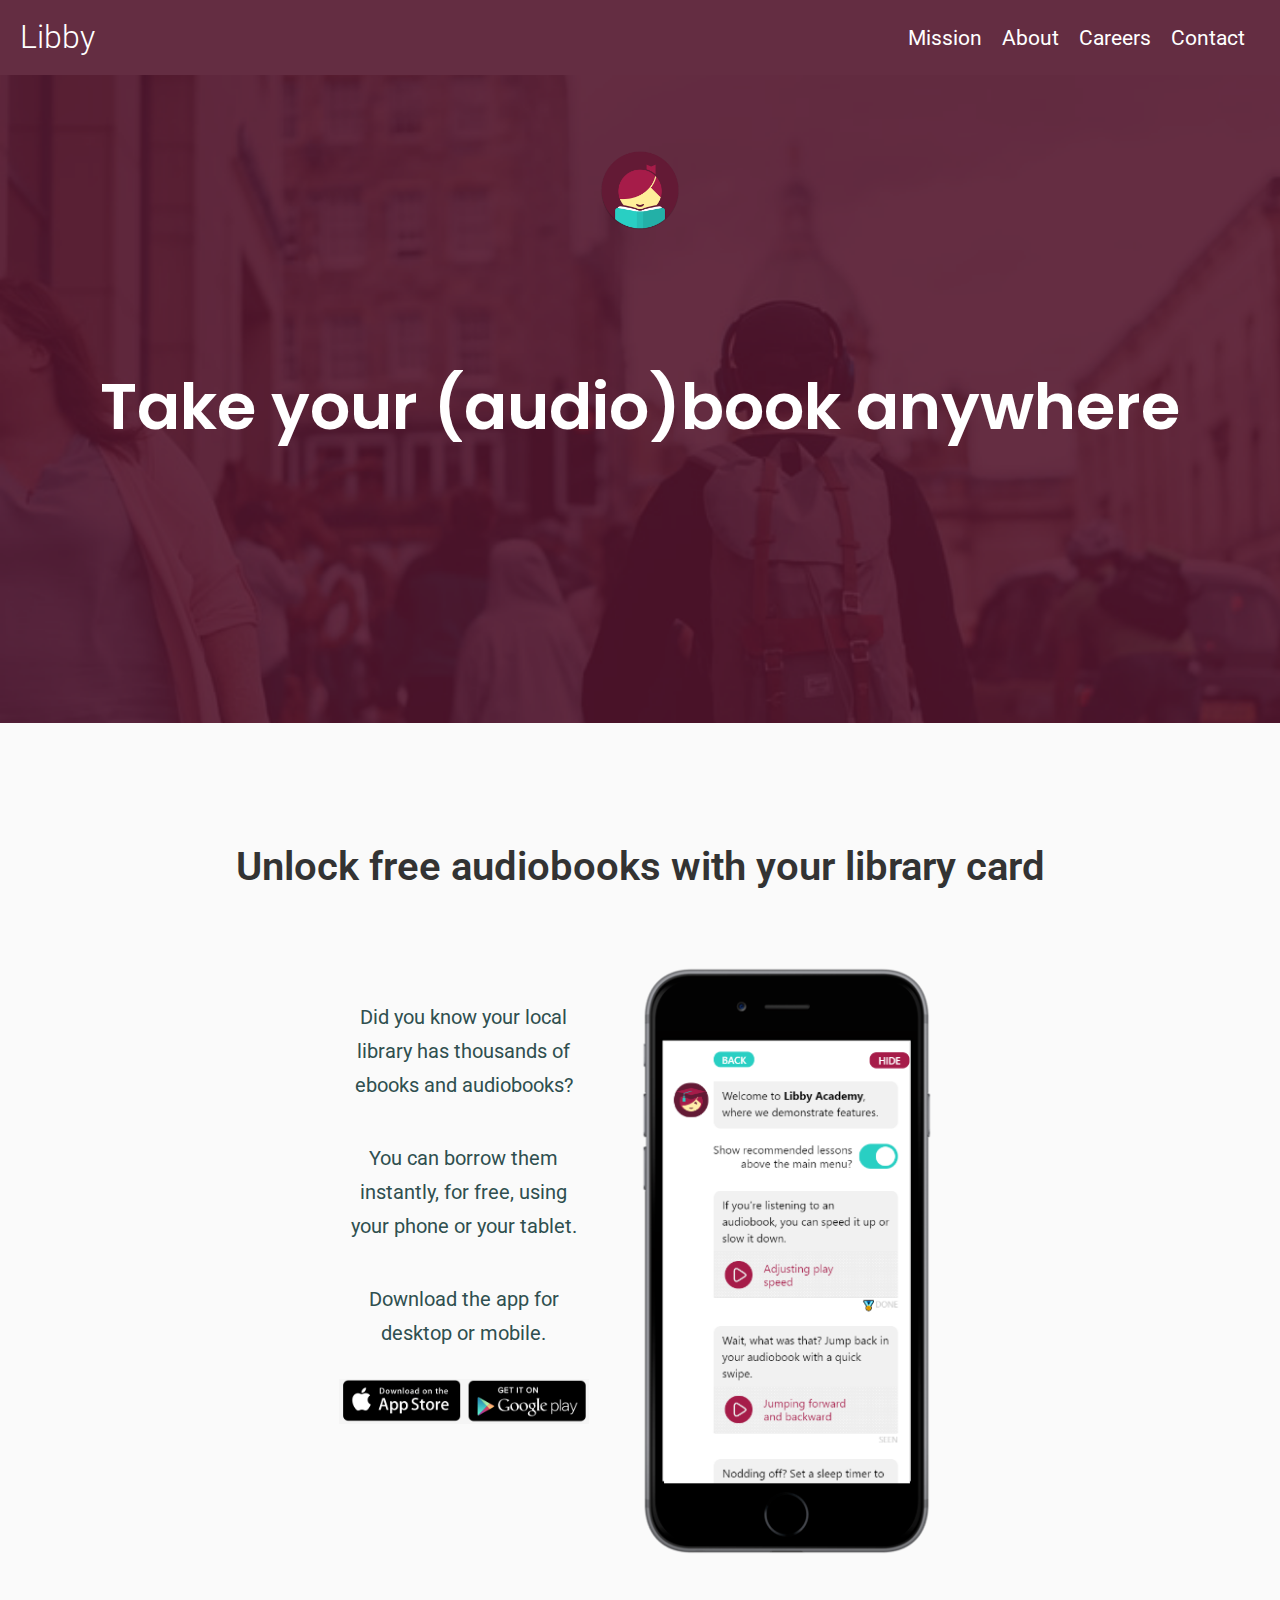
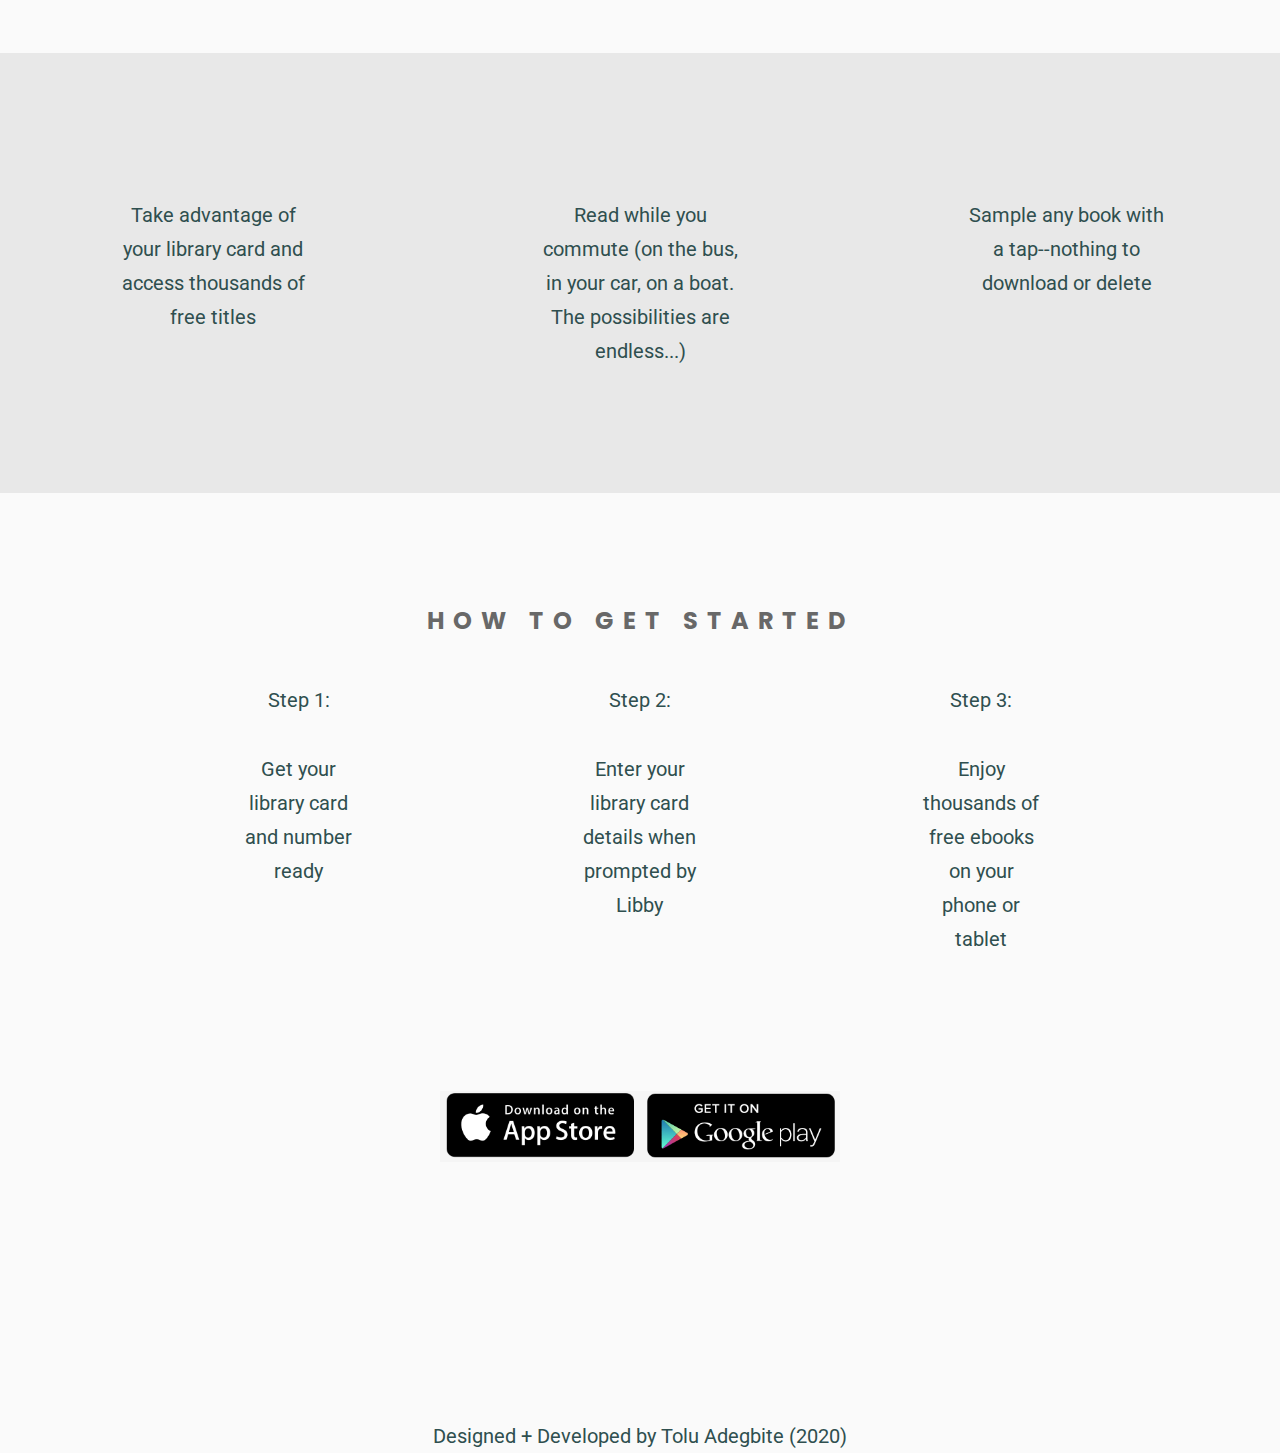
<file: index.html>
<!DOCTYPE html>
<html>
<head>     
    <html lang="en">
    <meta charset="utf-8">
    <meta http-equiv="X-UA-Compatible" content="IE=edge">
    <meta name="viewport" content="width=device-width, initial-scale=1">
    <meta name="description" content="Libby Audiobooks">
    <meta name="author" content="Tolu Adegbite">
    
    <!--For Sites to pull data-->
    <meta property="og:title" content="Libby"/>
    <meta property="og:image" content=""/>
    <meta property="og:description" content="Your Favourite Audiobook Client"/>
    
    <title>Libby Audiobooks</title>

    <!--<link rel="icon" type="image/png" sizes="32x32" href="favicon-32.png"/>
    <link rel="icon" type="image/png" sizes="192x192" href="favicon-192.png"/>
    <link rel="icon" type="image/png" sizes="16x16" href="favicon-16.png"/>-->

    <link href="https://fonts.googleapis.com/css?family=Roboto:300,400,700" rel="stylesheet">
    <link href="https://fonts.googleapis.com/css?family=Poppins:400,600,800&display=swap" rel="stylesheet">
    <link rel="stylesheet" href="https://use.fontawesome.com/releases/v5.7.2/css/all.css" integrity="sha384-fnmOCqbTlWIlj8LyTjo7mOUStjsKC4pOpQbqyi7RrhN7udi9RwhKkMHpvLbHG9Sr" crossorigin="anonymous">

    <link rel="apple-touch-icon" sizes="180x180" href="apple-touch-icon.png">
    <link rel="icon" type="image/png" sizes="32x32" href="favicon-32x32.png">
    <link rel="icon" type="image/png" sizes="16x16" href="favicon-16x16.png">
    <link rel="manifest" href="site.webmanifest">

    <link rel="stylesheet" href="style.css"/>

    <!--Favicon-->
<link rel="apple-touch-icon" sizes="57x57" href="/apple-icon-57x57.png">
<link rel="apple-touch-icon" sizes="60x60" href="/apple-icon-60x60.png">
<link rel="apple-touch-icon" sizes="72x72" href="/apple-icon-72x72.png">
<link rel="apple-touch-icon" sizes="76x76" href="/apple-icon-76x76.png">
<link rel="apple-touch-icon" sizes="114x114" href="/apple-icon-114x114.png">
<link rel="apple-touch-icon" sizes="120x120" href="/apple-icon-120x120.png">
<link rel="apple-touch-icon" sizes="144x144" href="/apple-icon-144x144.png">
<link rel="apple-touch-icon" sizes="152x152" href="/apple-icon-152x152.png">
<link rel="apple-touch-icon" sizes="180x180" href="/apple-icon-180x180.png">
<link rel="icon" type="image/png" sizes="192x192"  href="/android-icon-192x192.png">
<link rel="icon" type="image/png" sizes="32x32" href="/favicon-32x32.png">
<link rel="icon" type="image/png" sizes="96x96" href="/favicon-96x96.png">
<link rel="icon" type="image/png" sizes="16x16" href="/favicon-16x16.png">
<link rel="manifest" href="/manifest.json">
<meta name="msapplication-TileColor" content="#ffffff">
<meta name="msapplication-TileImage" content="/ms-icon-144x144.png">
<meta name="theme-color" content="#ffffff">

    <!--[if IE]>
    <script>
        window.location.href = 'browser.html';
    </script>
    <![endif]-->
</head>




<body>

    <header class="header-img">

            <nav>
                <h2 class="brand">Libby</h3>
                <input type="checkbox" id="nav">
                <label title="mobile nav container" for="nav">
                    <span></span>
                    <span></span>
                    <span></span>
                </label>
                <ul class="menu">
                    <li>Mission</li>
                    <li>About</li>
                    <li>Careers</li>
                    <li>Contact</li>
                </ul>
            </nav> 
            <div class="intro-contrnt slide-in-top">
                <h1 class="logo"><a href="#"><img alt="Libby Logo" src="images/libby.png" width="80px" height="auto"></i></a></h1>
                <h1>Take your (audio)book anywhere</h1>
            </div>
            <!--<Hey! 👋 Thanks for visiting my site! Want to chat more? Feel free to reach out to me, my e-mail is tolu.c.adegbite[at]gmail[dot]com -->
            <!--<div class="links">
            <a href="https://github.com/bentocube"><i class="fab fa-github-alt"></i></a>
            <a href="https://www.linkedin.com/in/tolua/"><i class="fab fa-linkedin"></i></a>
            <a href="#"><i class="fab fa-dribbble"></i></a>
            <a href="#"><i class="far fa-envelope"></i></a>-->
            <!--<p><a href="projects.html">Projects</a></p>-->
            </div>
    
        
    </header>
    <section>

            <article class="article-one">
                    <h1>Unlock free audiobooks with your library card</h1>

            <div class="left-one">
                <p>Did you know your local library has thousands of ebooks and audiobooks?</p>
                &nbsp;       
                <p>You can borrow them instantly, for free, using your phone or your tablet.</p>
                &nbsp;
                <p>Download the app for desktop or mobile.</p>
                &nbsp;
                <img alt="download app" src="images/app-download-buttons.png" height="auto" width="250px">

            </div>
            
            

            <div class="right-one">  
                <img class="phone-img" alt="Image of mobile phone with libby app" src="images/libbyphone.png">
                
         </div>  
            
            
            </article>
           
    
    
        </section>

        <section class="section-two">
        
                <article>
                    <i class="fas fa-book-reader" aria-hidden="true"></i>
                    <p>Take advantage of your library card and access thousands of free titles</p>
                </article>
                
                <article>   
                    <i class="fas fa-bus-alt" aria-hidden="true"></i>
                    <p>Read while you commute (on the bus, in your car, on a boat. The possibilities are endless...)</p>
                </article>

                <article>
                    <i class="fas fa-search" aria-hidden="true"></i>
                    </a>
                    <p>Sample any book with a tap--nothing to download or delete</p>
                </article>
            </section>

            <h1 class="secondary-title">How to get started</h1>
            <section>
        
                    <article>
                        <p>Step 1:</p>
                        <i class="fas fa-address-card"></i>
                        <p>Get your library card and number ready</p>
                    </article>
                    
                    <article>   
                        <p>Step 2:</p>
                        <i class="fas fa-key"></i>
                        <p>Enter your library card details when prompted by Libby</p>
                    </article>
    
                    <article>
                        <p>Step 3:</p>
                        <i class="fas fa-book"></i>
                        <p>Enjoy thousands of free ebooks on your phone or tablet</p>
                    </article>
                </section>

            <section class="image-container">
                <article>
                    <img class="download2" alt="download app on googleplay or the apple store" src="images/app-download-buttons.png">
                </article>
            </section>
    
     <!--   <h1>Looking for something different?</h1>

    <section>
        
        <article>
        <a href="#">
        <img class="gn" alt="" src="images/graphicnovel.jpg">
        </a>
        <p>Designed with you in mind</p>
        <a class="case" href="#"><p class="caseStudy">Read More</p></a>
        </article>
        
        <article>
        <a href="#">
        <img class="car" alt="" src="images/car.jpg">
        </a>
        <p>Designed with you in mind</p>
        <a class="case" href="#"><p class="caseStudy">Read More</p></a>
        </article>
    </section>
    -->

    
    <footer>
        

        <div class="social-links">
            <a href="#"><i class="fab fa-twitter" aria-hidden="true"><p class="visually-hidden">Twitter</p></i></a>
            <a href="#"><i class="fab fa-instagram" aria-hidden="true"><p class="visually-hidden">Instagram</p></i></a>
            <a href="#"><i class="fab fa-facebook" aria-hidden="true"><p class="visually-hidden">Facebook</p></i></a>
            <a href="#"><i class="far fa-envelope" aria-hidden="true"><p class="visually-hidden">Pinterest</p></i></a>
            <!--<p><a href="projects.html">Projects</a></p>-->
            <p>Designed + Developed by Tolu Adegbite (2020)</p>
        </div>
    </footer>
    
</body>
</html>
</file>
<file: style.css>
* {
  font-family: Roboto, sans-serif;
} 
/*3 column pages*/
.flexContainer {
 display: flex;
}
.flexSpaceAround {
 justify-content: space-around;
}
.subContainer {
 width: 70%;
 margin: 0 auto;
}
.col {
 width: 32%;
 border: 1px solid #777777;
 border-radius: 8px;
 background: white;
 padding: 20px;
}

p{
  font-weight: 400;
  line-height: 34px;
}

.secondary-title {
    font-size: 1.5em;
    font-weight: 700;
    text-align: center;
    letter-spacing: 9px;
    text-transform: uppercase;
    font-family: Poppins, sans-serif;
    color: #686868;
}

.image-container {
  text-align: center;
}

.download2 {
  height: auto;
  width: 400px;
}

/*flexbox layout*/
* {
 box-sizing: border-box;
}

body {
 font-family: 'Roboto', sans-serif;
 background-color: #fafafa;
 overflow-x: hidden;
}

/* Style the header */
header {
 background-color: #fafafa;
 padding: 30px;
 color: white;
 margin: 0 auto;
 padding-bottom: 21%;
}

.left-one {
 float: left;
 max-width: 250px;
 margin-left: 20%;
 margin-top: 10%;

}

.left-one p {
 margin-top: 0;
 margin-bottom: 32px;
 font-size: 20px;
 margin: 10px;
}

.right-one {
 float: right;
 margin-right: 20%;
 padding-top: 69px;
}



/**
* ----------------------------------------
* animation slide-in-top
* ----------------------------------------
*/

.slide-in-top {
-webkit-animation: slide-in-top 2s cubic-bezier(0.250, 0.460, 0.450, 0.940) both;
       animation: slide-in-top 2s cubic-bezier(0.250, 0.460, 0.450, 0.940) both;
}

@-webkit-keyframes slide-in-top {
0% {
 -webkit-transform: translateY(-1000px);
         transform: translateY(-1000px);
 opacity: 0;
}
100% {
 -webkit-transform: translateY(0);
         transform: translateY(0);
 opacity: 1;
}
}
@keyframes slide-in-top {
0% {
 -webkit-transform: translateY(-1000px);
         transform: translateY(-1000px);
 opacity: 0;
}
100% {
 -webkit-transform: translateY(0);
         transform: translateY(0);
 opacity: 1;
}
}



   
header h1 {
 font-weight: 600;
 font-size: 4em;
 font-family: Poppins, sans-serif;
}
header h2 {
 font-weight: 300; 
 color: 494949;
 line-height: 35px;
 font-size: 1.5em;
 letter-spacing: normal;
 max-width: 50%;
 margin: 0 auto;
 padding-top: 2%;
 }
.links a {
   color: white;
   font-size: 1.1em;
   padding-left: 2%;
}

.links a:hover {
   color: lightblue;
}
/* Container for flexboxes */
section {
 display: -webkit-flex;
 display: flex;
 max-width: 80%;
 margin: 0 auto;
}

/* Style the navigation menu */
* {
 box-sizing: border-box;
 margin: 0;
 padding: 0;
}

html, body { height: 100%; }

body {
 font-family: 'Arvo', serif;
 color: #333;
}

.section-two {
  background: #e8e8e8;
  max-width: 100%;
  padding-top: 100px;
  color: black;
}

h1 {
 margin-top: 110px;
 font-size: 2.5em;
 text-align: center;
}

nav {
 position: absolute;
 top: 0;
 padding: 20px;
 width: 100%;
 background: #642D42;
 left: 0px;
 font-family: Poppins, sans-serif;
 font-weight: 400;
}

nav h2 {
 display: inline;
 font-size: 2em;
}

.menu {
 position: relative;
 margin-top: 6px;
 float: right;
 list-style-type: none;
 transition: top 0.5s cubic-bezier(0.3, 0.1, 0.3, 0.85);
 font-size: 1.3em;

}

.menu li {
 display: inline;
 margin-right: 15px;
 cursor: pointer;
}

.menu li::before {
 position: absolute;
 bottom: -6px;
 content: "";
 height: 3px; 
 width: 0;
 background: white;
 transition: 0.5s;
}

.menu li:hover::before {
 width: 49px;
}

.menu li:nth-child(3):hover::before {
 width: 63px;
}

p {
 margin: 35px 100px;
 font-size: 20px;
}

.first-letter {
 float: left;
 padding-right: 10px;
 font-size: 80px;
 line-height: 0.9;
 color: #a61c49;
}

input[type=checkbox] {
 position: absolute;
 top: -9999px;
 left: -9999px;
}

nav label {
 position: absolute;
 display: none;
 top: 0;
 right: 0;
 height: 70px;
 width: 70px;
 background: transparent;
 color: white;
 cursor: pointer;
 z-index: 1;
}

nav > label > span {
 display: block;
 margin: 4px auto;
 height: 4px;
 width: 25px;
 border-radius: 1px;
 background: white;
 transition: 0.5s;
}

nav > label > span:nth-child(1) {
 margin-top: 25px;
}

input[type=checkbox]:checked ~ .menu {
 top: 0;
}

input[type=checkbox]:checked ~ label span {
 background: #fff;
}

input[type=checkbox]:checked ~ label span:nth-child(1) {
 transform: translateY(8px) rotate(45deg);
}

input[type=checkbox]:checked ~ label span:nth-child(2) {
 opacity: 0;
}

input[type=checkbox]:checked ~ label span:nth-child(3) {
 transform: translateY(-8px) rotate(-45deg);
}

@media (max-width: 768px) {
 .menu {
   position: absolute;
   display: flex;
   flex-direction: column;
   align-items: center;
   justify-content: center;
   margin: 0;
   top: -100vh;
   left: 0;
   height: 100vh;
   width: 100%;
   background: black;
 }
 
 .menu li {
   margin: 20px;
   font-size: 1.5em;
   color: #fff;
 }
 
 nav label {
   display: block;
 }
 
 p {
   margin: 35px 50px;
 }

 .download2 {
  height: auto;
  width: 250px;
}
}

.visually-hidden {
 display: none;
}

.phone-img {
  width: auto;
  height: 600px;
}

/* Style the content */
article {
 -webkit-flex: 3;
 -ms-flex: 3;
 flex: 3;
 padding: 10px;
 text-align: center;
 padding-bottom: 90px;
}

article h1 {
   font-weight: 600;
}

article p {
   color: darkslategray;
}

.case {
   text-decoration: none;
}

.caseStudy {
 color: darkslategray;
 background: #fafafa;
 border: 1.5px solid lightgray;
 padding: 10px 10px 10px 10px;
 width: 28%;
 margin-left: 36%;
 text-decoration: none;
}

.caseStudy:hover {
 transition: all .4s ease;
 -webkit-transition: all .4s ease;   
 /*-webkit-box-shadow: 10px 9px 69px -21px rgba(59,59,59,0.77);
 -moz-box-shadow: 10px 9px 69px -21px rgba(59,59,59,0.77);
 box-shadow: 10px 9px 69px -21px rgba(59,59,59,0.77);*/
 border: 1.5px solid darkslategrey;
}


/* Style the footer */
footer {
 padding-top: 100px;
 text-align: center;
 color: darkslategray;
 font-size: 1.5em;
}
.social-links a:hover {
  color: #A61C49;
}
.social-links a {
 color: darkslategray;
 padding: 10px 10px 10px 10px;
}


/* Responsive layout - makes the menu and the content (inside the section) sit on top of each other instead of next to each other */
@media (max-width: 600px) {
 section {
   -webkit-flex-direction: column;
   flex-direction: column;
 }
}



/*header*/

.main-nav li.current a {
color:#A61C49;
}

.main-nav a:hover {
 border-bottom: 2px solid #A61C49;
 color: white;
 transform-origin: center right;
}

.logo {
font-size: 2.2em;
background: transparent;
}

.main-nav {
 margin-top: 5px;
 list-style: none;
}
.logo a,
.main-nav a {
padding: 10px 15px;
text-align: center;
 display: block;
 color: white;
 text-decoration: none;
}

.main-nav a {
font-size: 1.2em;
}

.header {
 font-family: Roboto, sans-serif;
padding-bottom: 12em;
}

.header-img {
background: url("images/backpack.png");
background-size: 115%;
background-repeat: no-repeat;
}

.gn {
width: 400px;
}

.car {
width: 400px;
}

.fas {
color: #A61C49;
font-size: 2.5em;
}
/* ================================= 
Media Queries
==================================== */


@media (max-width: 500px) {
 .about-me {
     max-width: 100%;
 }
 
 h1 {
     margin-top: 20px;
     font-size: 1.2em !important;
     text-align: center;
     
 }

 header {
   padding-bottom: 24%;
 }

 .right-one {
   margin-right: 12%;
 }

 .phone-img {
  width: 200px;
  height: auto;
 }

 .left-one {
  margin-left: 12%;
 }

 article {
   padding-bottom: 0px;
 }

}

@media (min-width: 769px) {
.header,
.main-nav {
 display: flex;
}
.header {
 flex-direction: column;
 align-items: center;
 margin: 0 auto;
 max-width: 80%;
 height: 100%;

 }

}

@media (min-width: 1025px) {
.header {
 flex-direction: row;
 justify-content: space-between;
}

}
</file>
